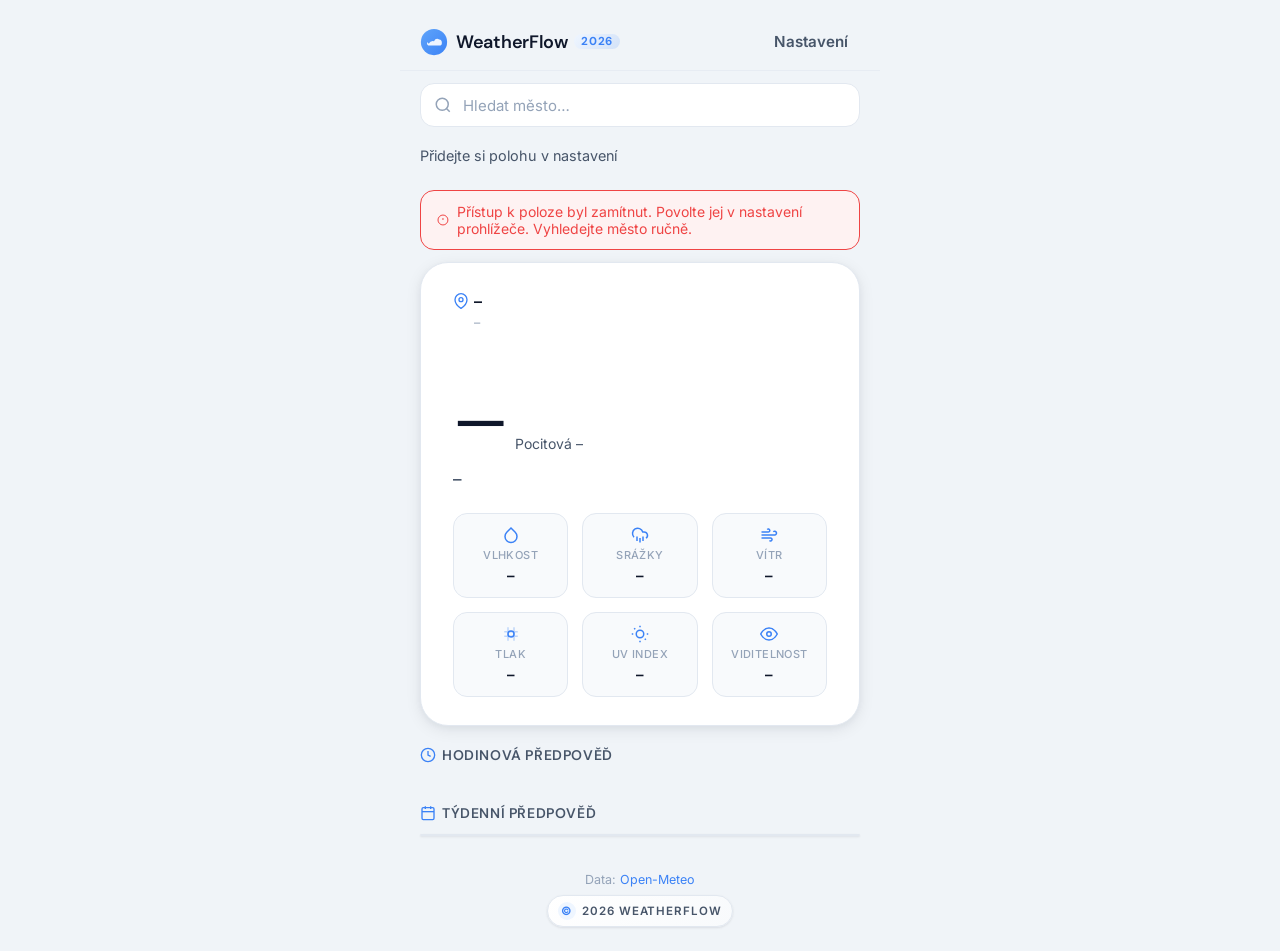
<file: index.html>
<!DOCTYPE html>
<html lang="cs">
<head>
  <meta charset="UTF-8" />
  <meta name="viewport" content="width=device-width, initial-scale=1.0, viewport-fit=cover" />
  <meta name="theme-color" content="#3B82F6" id="meta-theme-color" />
  <meta name="description" content="WeatherFlow 2026 – moderní počasí podle vaší polohy" />

  <!-- PWA Meta -->
  <meta name="apple-mobile-web-app-capable" content="yes" />
  <meta name="apple-mobile-web-app-status-bar-style" content="default" />
  <meta name="apple-mobile-web-app-title" content="WeatherFlow" />
  <link rel="apple-touch-icon" href="icons/icon-192.png" />
  <link rel="manifest" href="manifest.json" />

  <title>WeatherFlow 2026</title>
  <link rel="stylesheet" href="style.css?v=20260611b" />
  <link rel="preconnect" href="https://fonts.googleapis.com" />
  <link rel="preconnect" href="https://fonts.gstatic.com" crossorigin />
  <link href="https://fonts.googleapis.com/css2?family=DM+Sans:wght@300;400;500;600&family=Inter:wght@300;400;500;600;700&display=swap" rel="stylesheet" />
</head>
<body class="theme-auto">
  <!-- ===== SPLASH / LOADING SCREEN ===== -->
  <div id="splash" class="splash" aria-live="polite" aria-busy="true">
    <div class="splash-inner">
      <div class="splash-icon">
        <svg width="64" height="64" viewBox="0 0 64 64" fill="none" aria-hidden="true">
          <circle cx="32" cy="32" r="30" fill="url(#splashGrad)" />
          <path d="M20 36 Q24 28 32 30 Q36 22 44 26 Q50 26 50 34 Q50 40 44 40 H22 Q16 40 16 34 Q16 30 20 36Z" fill="white" opacity="0.9"/>
          <defs>
            <linearGradient id="splashGrad" x1="0" y1="0" x2="64" y2="64" gradientUnits="userSpaceOnUse">
              <stop offset="0%" stop-color="#60A5FA"/>
              <stop offset="100%" stop-color="#3B82F6"/>
            </linearGradient>
          </defs>
        </svg>
      </div>
      <h1 class="splash-title">WeatherFlow <span class="brand-pill brand-pill--splash">2026</span></h1>
      <p class="splash-sub" id="splash-status">Zjišťuji vaši polohu…</p>
      <div class="splash-spinner" aria-hidden="true"></div>
    </div>
  </div>

  <!-- ===== MAIN APP ===== -->
  <div id="app" class="app hidden" role="main">

    <!-- Header -->
    <header class="header">
      <div class="header-left">
        <div class="app-logo" aria-hidden="true">
          <svg width="28" height="28" viewBox="0 0 64 64" fill="none">
            <circle cx="32" cy="32" r="30" fill="url(#logoGrad)"/>
            <path d="M20 36 Q24 28 32 30 Q36 22 44 26 Q50 26 50 34 Q50 40 44 40 H22 Q16 40 16 34 Q16 30 20 36Z" fill="white" opacity="0.9"/>
            <defs>
              <linearGradient id="logoGrad" x1="0" y1="0" x2="64" y2="64" gradientUnits="userSpaceOnUse">
                <stop offset="0%" stop-color="#60A5FA"/>
                <stop offset="100%" stop-color="#3B82F6"/>
              </linearGradient>
            </defs>
          </svg>
        </div>
        <span class="app-name">WeatherFlow <span class="brand-pill">2026</span></span>
      </div>
      <div class="header-right">
        <a class="header-link" href="settings.html" aria-label="Otevřít nastavení">Nastavení</a>
      </div>
    </header>

    <!-- Search bar -->
    <div class="search-container">
      <div class="search-box">
        <svg class="search-icon" width="18" height="18" viewBox="0 0 24 24" fill="none" stroke="currentColor" stroke-width="2" aria-hidden="true">
          <circle cx="11" cy="11" r="8"/><line x1="21" y1="21" x2="16.65" y2="16.65"/>
        </svg>
        <input
          type="search"
          id="city-search"
          class="search-input"
          placeholder="Hledat město…"
          autocomplete="off"
          autocorrect="off"
          spellcheck="false"
          aria-label="Hledat město"
        />
        <button class="search-clear hidden" id="search-clear" aria-label="Vymazat">✕</button>
      </div>
      <ul class="search-results hidden" id="search-results" role="listbox" aria-label="Výsledky vyhledávání"></ul>
    </div>

    <div class="location-strip" aria-label="Přepínání míst">
      <div class="location-strip__list" id="location-cards"></div>
    </div>

    <!-- Error banner -->
    <div class="error-banner hidden" id="error-banner" role="alert">
      <svg width="18" height="18" viewBox="0 0 24 24" fill="none" stroke="currentColor" stroke-width="2" aria-hidden="true">
        <circle cx="12" cy="12" r="10"/><line x1="12" y1="8" x2="12" y2="12"/><line x1="12" y1="16" x2="12.01" y2="16"/>
      </svg>
      <span id="error-text"></span>
    </div>

    <!-- ===== CURRENT WEATHER CARD ===== -->
    <section class="current-card" id="current-card" aria-label="Aktuální počasí">
      <div class="weather-scene" id="weather-scene" aria-hidden="true">
        <div class="weather-scene__sky"></div>
        <div class="weather-scene__sun"></div>
        <div class="weather-scene__cloud cloud-1"></div>
        <div class="weather-scene__cloud cloud-2"></div>
        <div class="weather-scene__cloud cloud-3"></div>
        <div class="weather-scene__rain"></div>
        <div class="weather-scene__snow"></div>
        <div class="weather-scene__fog"></div>
        <div class="weather-scene__thunder"></div>
      </div>
      <div class="current-top">
        <div class="location-block">
          <div class="location-name">
            <svg width="16" height="16" viewBox="0 0 24 24" fill="none" stroke="currentColor" stroke-width="2" aria-hidden="true">
              <path d="M21 10c0 7-9 13-9 13s-9-6-9-13a9 9 0 0 1 18 0z"/><circle cx="12" cy="10" r="3"/>
            </svg>
            <span id="city-name">–</span>
          </div>
          <div class="updated-time" id="updated-time">–</div>
        </div>
        <div class="weather-icon-wrap" id="main-weather-icon" aria-hidden="true">
          <!-- SVG icon injected by JS -->
        </div>
      </div>

      <div class="temp-block">
        <div class="temp-main" id="temp-main">–</div>
        <div class="temp-feels">
          Pocitová <span id="temp-feels">–</span>
        </div>
      </div>

      <div class="weather-desc" id="weather-desc">–</div>

      <!-- Detail grid -->
      <div class="detail-grid">
        <div class="detail-item">
          <svg class="detail-icon" width="18" height="18" viewBox="0 0 24 24" fill="none" stroke="currentColor" stroke-width="2" aria-hidden="true">
            <path d="M12 2.69l5.66 5.66a8 8 0 1 1-11.31 0z"/>
          </svg>
          <span class="detail-label">Vlhkost</span>
          <span class="detail-value" id="d-humidity">–</span>
        </div>
        <div class="detail-item">
          <svg class="detail-icon" width="18" height="18" viewBox="0 0 24 24" fill="none" stroke="currentColor" stroke-width="2" aria-hidden="true">
            <path d="M4 14.899A7 7 0 1 1 15.71 8h1.79a4.5 4.5 0 0 1 2.5 8.242"/>
            <path d="M16 14v6M8 14v6M12 16v6"/>
          </svg>
          <span class="detail-label">Srážky</span>
          <span class="detail-value" id="d-precip">–</span>
        </div>
        <div class="detail-item">
          <svg class="detail-icon" width="18" height="18" viewBox="0 0 24 24" fill="none" stroke="currentColor" stroke-width="2" aria-hidden="true">
            <path d="M17.7 7.7a2.5 2.5 0 1 1 1.8 4.3H2"/><path d="M9.6 4.6A2 2 0 1 1 11 8H2"/>
            <path d="M12.6 19.4A2 2 0 1 0 14 16H2"/>
          </svg>
          <span class="detail-label">Vítr</span>
          <span class="detail-value" id="d-wind">–</span>
        </div>
        <div class="detail-item">
          <svg class="detail-icon" width="18" height="18" viewBox="0 0 24 24" fill="none" stroke="currentColor" stroke-width="2" aria-hidden="true">
            <path d="M3 15h18M3 9h18M8 3v18M16 3v18" opacity="0.3"/>
            <circle cx="12" cy="12" r="4"/>
          </svg>
          <span class="detail-label">Tlak</span>
          <span class="detail-value" id="d-pressure">–</span>
        </div>
        <div class="detail-item">
          <svg class="detail-icon" width="18" height="18" viewBox="0 0 24 24" fill="none" stroke="currentColor" stroke-width="2" aria-hidden="true">
            <circle cx="12" cy="12" r="5"/><line x1="12" y1="1" x2="12" y2="3"/><line x1="12" y1="21" x2="12" y2="23"/>
            <line x1="4.22" y1="4.22" x2="5.64" y2="5.64"/><line x1="18.36" y1="18.36" x2="19.78" y2="19.78"/>
            <line x1="1" y1="12" x2="3" y2="12"/><line x1="21" y1="12" x2="23" y2="12"/>
          </svg>
          <span class="detail-label">UV index</span>
          <span class="detail-value" id="d-uv">–</span>
        </div>
        <div class="detail-item">
          <svg class="detail-icon" width="18" height="18" viewBox="0 0 24 24" fill="none" stroke="currentColor" stroke-width="2" aria-hidden="true">
            <path d="M1 12s4-8 11-8 11 8 11 8-4 8-11 8-11-8-11-8z"/><circle cx="12" cy="12" r="3"/>
          </svg>
          <span class="detail-label">Viditelnost</span>
          <span class="detail-value" id="d-visibility">–</span>
        </div>
      </div>
    </section>

    <!-- ===== HOURLY FORECAST ===== -->
    <section class="forecast-section" aria-label="Hodinová předpověď">
      <h2 class="section-title">
        <svg width="16" height="16" viewBox="0 0 24 24" fill="none" stroke="currentColor" stroke-width="2" aria-hidden="true">
          <circle cx="12" cy="12" r="10"/><polyline points="12 6 12 12 16 14"/>
        </svg>
        Hodinová předpověď
      </h2>
      <div class="hourly-scroll" id="hourly-scroll" role="list">
        <!-- Injected by JS -->
      </div>
    </section>

    <!-- ===== DAILY FORECAST ===== -->
    <section class="forecast-section" aria-label="Týdenní předpověď">
      <h2 class="section-title">
        <svg width="16" height="16" viewBox="0 0 24 24" fill="none" stroke="currentColor" stroke-width="2" aria-hidden="true">
          <rect x="3" y="4" width="18" height="18" rx="2" ry="2"/><line x1="16" y1="2" x2="16" y2="6"/>
          <line x1="8" y1="2" x2="8" y2="6"/><line x1="3" y1="10" x2="21" y2="10"/>
        </svg>
        Týdenní předpověď
      </h2>
      <div class="daily-list" id="daily-list" role="list">
        <!-- Injected by JS -->
      </div>
    </section>

    <!-- Footer -->
    <footer class="footer">
      <div class="footer-meta">
        <span class="footer-source">Data: <a href="https://open-meteo.com" target="_blank" rel="noopener">Open-Meteo</a></span>
        <span class="footer-brand" aria-label="WeatherFlow 2026">
          <span class="footer-brand__icon">©</span>
          <span class="footer-brand__text">2026 WeatherFlow</span>
        </span>
      </div>
    </footer>
  </div><!-- /#app -->

  <script src="script.js?v=20260611b"></script>
</body>
</html>
</file>
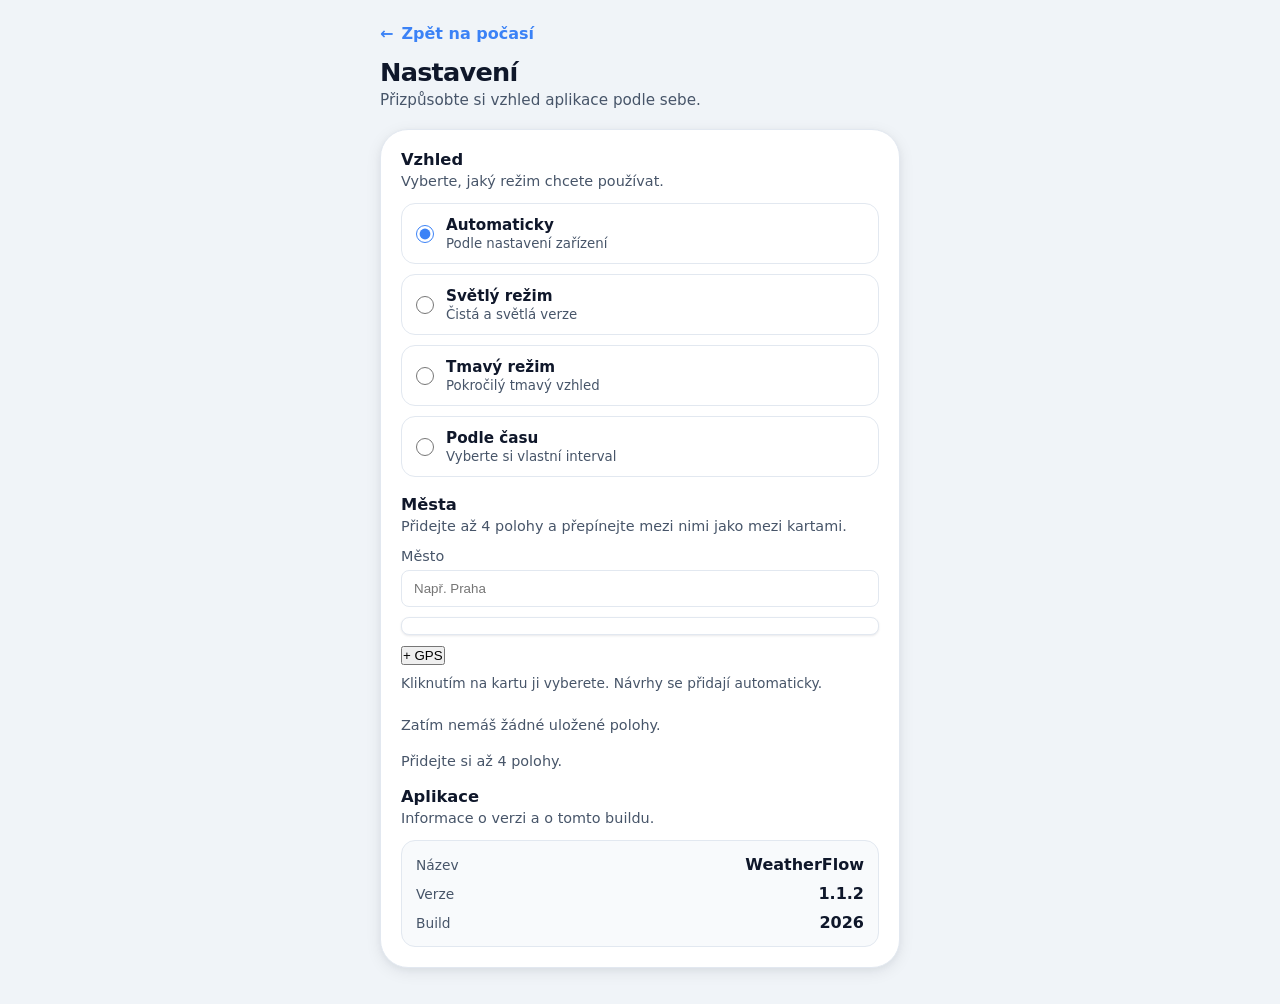
<file: settings.html>
<!DOCTYPE html>
<html lang="cs">
<head>
  <meta charset="UTF-8" />
  <meta name="viewport" content="width=device-width, initial-scale=1.0, viewport-fit=cover" />
  <meta name="theme-color" content="#3B82F6" id="meta-theme-color" />
  <meta name="description" content="Nastavení WeatherFlow 2026" />
  <title>Nastavení | WeatherFlow 2026</title>
  <link rel="stylesheet" href="style.css?v=20260611b" />
</head>
<body class="theme-auto settings-page">
  <div class="settings-shell">
    <header class="settings-header">
      <a class="back-link" href="index.html" aria-label="Zpět na hlavní stránku">
        <span aria-hidden="true">←</span>
        <span>Zpět na počasí</span>
      </a>
      <div class="settings-title-group">
        <h1>Nastavení</h1>
        <p>Přizpůsobte si vzhled aplikace podle sebe.</p>
      </div>
    </header>

    <main class="settings-card" role="main">
      <section class="settings-section" aria-labelledby="theme-heading">
        <div class="settings-section__header">
          <h2 id="theme-heading">Vzhled</h2>
          <p>Vyberte, jaký režim chcete používat.</p>
        </div>

        <label class="settings-option">
          <input type="radio" name="theme" value="auto" />
          <span class="settings-option__content">
            <strong>Automaticky</strong>
            <small>Podle nastavení zařízení</small>
          </span>
        </label>

        <label class="settings-option">
          <input type="radio" name="theme" value="light" />
          <span class="settings-option__content">
            <strong>Světlý režim</strong>
            <small>Čistá a světlá verze</small>
          </span>
        </label>

        <label class="settings-option">
          <input type="radio" name="theme" value="dark" />
          <span class="settings-option__content">
            <strong>Tmavý režim</strong>
            <small>Pokročilý tmavý vzhled</small>
          </span>
        </label>

        <label class="settings-option">
          <input type="radio" name="theme" value="time" />
          <span class="settings-option__content">
            <strong>Podle času</strong>
            <small>Vyberte si vlastní interval</small>
          </span>
        </label>

        <div class="settings-time-row" id="time-settings" hidden>
          <label class="settings-time-field">
            <span>Od</span>
            <select id="time-start">
              <option value="0">00:00</option>
              <option value="1">01:00</option>
              <option value="2">02:00</option>
              <option value="3">03:00</option>
              <option value="4">04:00</option>
              <option value="5">05:00</option>
              <option value="6">06:00</option>
              <option value="7">07:00</option>
              <option value="8">08:00</option>
              <option value="9">09:00</option>
              <option value="10">10:00</option>
              <option value="11">11:00</option>
              <option value="12">12:00</option>
              <option value="13">13:00</option>
              <option value="14">14:00</option>
              <option value="15">15:00</option>
              <option value="16">16:00</option>
              <option value="17">17:00</option>
              <option value="18">18:00</option>
              <option value="19">19:00</option>
              <option value="20">20:00</option>
              <option value="21">21:00</option>
              <option value="22">22:00</option>
              <option value="23">23:00</option>
            </select>
          </label>
          <label class="settings-time-field">
            <span>Do</span>
            <select id="time-end">
              <option value="0">00:00</option>
              <option value="1">01:00</option>
              <option value="2">02:00</option>
              <option value="3">03:00</option>
              <option value="4">04:00</option>
              <option value="5">05:00</option>
              <option value="6">06:00</option>
              <option value="7">07:00</option>
              <option value="8">08:00</option>
              <option value="9">09:00</option>
              <option value="10">10:00</option>
              <option value="11">11:00</option>
              <option value="12">12:00</option>
              <option value="13">13:00</option>
              <option value="14">14:00</option>
              <option value="15">15:00</option>
              <option value="16">16:00</option>
              <option value="17">17:00</option>
              <option value="18">18:00</option>
              <option value="19">19:00</option>
              <option value="20">20:00</option>
              <option value="21">21:00</option>
              <option value="22">22:00</option>
              <option value="23">23:00</option>
            </select>
          </label>
        </div>
      </section>

      <section class="settings-section" aria-labelledby="city-heading">
        <div class="settings-section__header">
          <h2 id="city-heading">Města</h2>
          <p>Přidejte až 4 polohy a přepínejte mezi nimi jako mezi kartami.</p>
        </div>

        <div class="settings-city-block">
          <label class="settings-city-field">
            <span>Město</span>
            <input id="manual-city" type="text" placeholder="Např. Praha" autocomplete="off" />
          </label>
          <ul id="city-suggestions" class="settings-suggestions" hidden></ul>
          <div class="settings-location-actions">
            <button id="add-gps-card" class="settings-city-button settings-city-button--secondary" type="button">+ GPS</button>
          </div>
          <p class="settings-hint">Kliknutím na kartu ji vyberete. Návrhy se přidají automaticky.</p>
        </div>

        <div id="saved-locations" class="settings-location-list" aria-live="polite"></div>
        <p id="city-settings-status" class="settings-status" role="status"></p>
      </section>

      <section class="settings-section settings-section--info" aria-labelledby="app-info-heading">
        <div class="settings-section__header">
          <h2 id="app-info-heading">Aplikace</h2>
          <p>Informace o verzi a o tomto buildu.</p>
        </div>
        <div class="settings-info-card">
          <div><span class="settings-info-label">Název</span><strong>WeatherFlow</strong></div>
          <div><span class="settings-info-label">Verze</span><strong>1.1.2</strong></div>
          <div><span class="settings-info-label">Build</span><strong>2026</strong></div>
        </div>
      </section>
    </main>
  </div>

  <script src="settings.js?v=20260611b"></script>
</body>
</html>
</file>
<file: style.css>
/* ============================================================
   WeatherFlow – style.css
   Design: Inter + DM Sans, clean light/dark, mobile-first
   ============================================================ */

/* ---------- CSS Custom Properties (tokens) ---------- */
:root {
  /* Palette – light mode */
  --bg:           #F0F4F8;
  --surface:      #FFFFFF;
  --surface-2:    #F8FAFC;
  --border:       #E2E8F0;
  --text-primary:  #0F172A;
  --text-secondary:#475569;
  --text-muted:    #94A3B8;
  --accent:        #3B82F6;
  --accent-soft:   #EFF6FF;
  --accent-warm:   #F59E0B;
  --danger:        #EF4444;
  --danger-soft:   #FEF2F2;

  /* Typography */
  --font-display: 'DM Sans', system-ui, sans-serif;
  --font-body:    'Inter', system-ui, sans-serif;

  /* Sizing */
  --radius-sm:  8px;
  --radius-md:  14px;
  --radius-lg:  20px;
  --radius-xl:  28px;

  /* Shadows */
  --shadow-sm:  0 1px 3px rgba(15,23,42,0.06), 0 1px 2px rgba(15,23,42,0.04);
  --shadow-md:  0 4px 16px rgba(15,23,42,0.08), 0 2px 6px rgba(15,23,42,0.04);
  --shadow-lg:  0 10px 32px rgba(15,23,42,0.10), 0 4px 12px rgba(15,23,42,0.06);

  /* Transitions */
  --ease:       cubic-bezier(0.4, 0, 0.2, 1);
  --dur-fast:   150ms;
  --dur-base:   250ms;
  --dur-slow:   400ms;
}

/* ---------- Dark mode tokens ---------- */
[data-theme="dark"] {
  --bg:            #0B1121;
  --surface:       #131C2E;
  --surface-2:     #1A2540;
  --border:        #243047;
  --text-primary:  #F1F5F9;
  --text-secondary:#94A3B8;
  --text-muted:    #475569;
  --accent:        #60A5FA;
  --accent-soft:   #1E3A5F;
  --accent-warm:   #FBBF24;
  --danger:        #F87171;
  --danger-soft:   #2D1515;
  --shadow-sm:  0 1px 3px rgba(0,0,0,0.3);
  --shadow-md:  0 4px 16px rgba(0,0,0,0.35);
  --shadow-lg:  0 10px 32px rgba(0,0,0,0.45);
}

/* ---------- Base reset ---------- */
*, *::before, *::after { box-sizing: border-box; margin: 0; padding: 0; }

html {
  font-size: 16px;
  -webkit-text-size-adjust: 100%;
  scroll-behavior: smooth;
}

body {
  font-family: var(--font-body);
  background: var(--bg);
  color: var(--text-primary);
  min-height: 100dvh;
  overflow-x: hidden;
  position: relative;
  transition: background var(--dur-slow) var(--ease),
              color var(--dur-slow) var(--ease);
  -webkit-font-smoothing: antialiased;
}

.weather-scene {
  position: absolute;
  inset: 0;
  pointer-events: none;
  z-index: 0;
  overflow: hidden;
}

.weather-scene__sky {
  position: absolute;
  inset: 0;
  background: transparent;
}

.weather-scene__sun {
  position: absolute;
  top: 10px;
  right: 12px;
  width: 84px;
  height: 84px;
  border-radius: 50%;
  background: radial-gradient(circle, rgba(255, 242, 166, 0.7) 0%, rgba(251, 191, 36, 0.18) 45%, rgba(251, 191, 36, 0) 72%);
  filter: blur(1px);
  opacity: 0;
  transform: translateY(10px) scale(0.8);
  transition: all 0.8s ease;
}

.weather-scene.active-sun .weather-scene__sun {
  opacity: 1;
  transform: translateY(0) scale(1);
  animation: pulse-sun 3.2s ease-in-out infinite;
}

.weather-scene__cloud {
  position: absolute;
  width: 96px;
  height: 42px;
  background: rgba(255,255,255,0.72);
  border-radius: 999px;
  filter: blur(1px);
  opacity: 0;
  transition: opacity 0.8s ease, transform 0.8s ease;
}

.weather-scene__cloud::before,
.weather-scene__cloud::after {
  content: '';
  position: absolute;
  background: inherit;
  border-radius: 50%;
}

.weather-scene__cloud::before {
  width: 36px;
  height: 36px;
  left: 12px;
  top: -16px;
}

.weather-scene__cloud::after {
  width: 48px;
  height: 48px;
  right: 8px;
  top: -22px;
}

.weather-scene__cloud.cloud-1 {
  top: 18px;
  left: 12px;
  animation: drift-cloud 14s ease-in-out infinite;
}

.weather-scene__cloud.cloud-2 {
  top: 72px;
  right: 28px;
  transform: scale(0.9);
  animation: drift-cloud 18s ease-in-out infinite reverse;
}

.weather-scene__cloud.cloud-3 {
  top: 120px;
  left: 56px;
  transform: scale(0.8);
  animation: drift-cloud 20s ease-in-out infinite;
}

.weather-scene.active-cloudy .weather-scene__cloud,
.weather-scene.active-rain .weather-scene__cloud,
.weather-scene.active-snow .weather-scene__cloud {
  opacity: 0.9;
}

.weather-scene__rain {
  position: absolute;
  inset: 0;
  background: linear-gradient(180deg, rgba(255,255,255,0) 0%, rgba(96,165,250,0.18) 100%);
  background-size: 100% 16px;
  opacity: 0;
  transform: translateY(-8%);
  animation: rain-fall 0.7s linear infinite;
}

.weather-scene.active-rain .weather-scene__rain {
  opacity: 1;
}

.weather-scene__snow {
  position: absolute;
  inset: -10% -5%;
  background-image: radial-gradient(circle, rgba(255,255,255,0.9) 0 2px, transparent 3px);
  background-size: 180px 180px;
  opacity: 0;
  animation: snow-fall 10s linear infinite;
}

.weather-scene.active-snow .weather-scene__snow {
  opacity: 1;
}

.weather-scene__fog {
  position: absolute;
  inset: 0;
  background: radial-gradient(circle at 20% 30%, rgba(255,255,255,0.68) 0%, rgba(255,255,255,0.14) 24%, transparent 58%),
              radial-gradient(circle at 70% 40%, rgba(255,255,255,0.62) 0%, rgba(255,255,255,0.1) 24%, transparent 58%),
              radial-gradient(circle at 50% 72%, rgba(255,255,255,0.5) 0%, transparent 38%);
  filter: blur(18px);
  opacity: 0;
  animation: fog-drift 12s ease-in-out infinite;
}

.weather-scene.active-fog .weather-scene__fog {
  opacity: 1;
}

.weather-scene__thunder {
  position: absolute;
  inset: 0;
  background: linear-gradient(180deg, rgba(255,255,255,0.08), rgba(255,255,255,0));
  opacity: 0;
}

.weather-scene.active-thunder .weather-scene__thunder {
  opacity: 0.9;
  animation: thunder-flash 2.6s steps(1,end) infinite;
}

.app {
  position: relative;
  z-index: 2;
}

.current-card {
  position: relative;
  overflow: hidden;
}

.current-card > * {
  position: relative;
  z-index: 1;
}

/* ---------- Utility ---------- */
.hidden { display: none !important; }

a {
  color: var(--accent);
  text-decoration: none;
}
a:hover { text-decoration: underline; }

/* ============================================================
   SPLASH SCREEN
   ============================================================ */
.splash {
  position: fixed;
  inset: 0;
  z-index: 9999;
  display: flex;
  align-items: center;
  justify-content: center;
  background: linear-gradient(145deg, #1D4ED8 0%, #3B82F6 50%, #60A5FA 100%);
  transition: opacity var(--dur-slow) var(--ease),
              transform var(--dur-slow) var(--ease);
}

.splash.fade-out {
  opacity: 0;
  transform: scale(1.04);
  pointer-events: none;
}

.splash-inner {
  text-align: center;
  color: white;
  display: flex;
  flex-direction: column;
  align-items: center;
  gap: 12px;
  padding: 2rem;
}

.splash-icon {
  animation: splash-float 2s ease-in-out infinite;
}

@keyframes splash-float {
  0%, 100% { transform: translateY(0); }
  50%       { transform: translateY(-8px); }
}

.splash-title {
  font-family: var(--font-display);
  font-size: 2rem;
  font-weight: 600;
  letter-spacing: -0.5px;
  display: flex;
  align-items: center;
  gap: 6px;
  flex-wrap: wrap;
  justify-content: center;
}

.brand-pill {
  display: inline-flex;
  align-items: center;
  justify-content: center;
  padding: 2px 7px;
  border-radius: 999px;
  background: linear-gradient(135deg, var(--accent-soft), rgba(59, 130, 246, 0.16));
  color: var(--accent);
  font-size: 0.72rem;
  font-weight: 700;
  letter-spacing: 0.08em;
  text-transform: uppercase;
  line-height: 1;
}

.brand-pill--splash {
  background: rgba(255,255,255,0.16);
  color: white;
  border: 1px solid rgba(255,255,255,0.24);
}

.brand-mark {
  font-size: 0.95em;
  font-weight: 500;
  opacity: 0.9;
}

.splash-sub {
  font-size: 0.875rem;
  opacity: 0.85;
  font-weight: 400;
}

.splash-spinner {
  width: 28px;
  height: 28px;
  border: 3px solid rgba(255,255,255,0.3);
  border-top-color: white;
  border-radius: 50%;
  animation: spin 0.9s linear infinite;
  margin-top: 8px;
}

@keyframes spin {
  to { transform: rotate(360deg); }
}

@keyframes pulse-sun {
  0%, 100% { transform: scale(1); filter: blur(2px); }
  50% { transform: scale(1.06); filter: blur(1px); }
}

@keyframes drift-cloud {
  0%, 100% { transform: translateX(0) scale(0.8); }
  50% { transform: translateX(24px) scale(0.9); }
}

@keyframes rain-fall {
  0% { transform: translateY(-12%); }
  100% { transform: translateY(10%); }
}

@keyframes snow-fall {
  0% { transform: translate3d(0, -8%, 0); }
  100% { transform: translate3d(8%, 100%, 0); }
}

@keyframes fog-drift {
  0%, 100% { transform: translateX(-4%) scale(1); }
  50% { transform: translateX(4%) scale(1.03); }
}

@keyframes thunder-flash {
  0%, 90%, 100% { opacity: 0; }
  92% { opacity: 0.9; }
  94% { opacity: 0.2; }
  96% { opacity: 0.85; }
}

/* ============================================================
   APP LAYOUT
   ============================================================ */
.app {
  max-width: 480px;
  margin: 0 auto;
  padding: 0 0 env(safe-area-inset-bottom, 16px);
  animation: app-enter var(--dur-slow) var(--ease);
}

@keyframes app-enter {
  from { opacity: 0; transform: translateY(12px); }
  to   { opacity: 1; transform: translateY(0); }
}

/* ============================================================
   HEADER
   ============================================================ */
.header {
  display: flex;
  align-items: center;
  justify-content: space-between;
  padding: 16px 20px 12px;
  position: sticky;
  top: 0;
  z-index: 100;
  background: var(--bg);
  transition: background var(--dur-slow) var(--ease);
}

.header::after {
  content: '';
  position: absolute;
  bottom: 0; left: 0; right: 0;
  height: 1px;
  background: var(--border);
  opacity: 0.6;
}

.header-left {
  display: flex;
  align-items: center;
  gap: 8px;
}

.app-logo {
  flex-shrink: 0;
  display: flex;
}

.app-name {
  font-family: var(--font-display);
  font-size: 1.125rem;
  font-weight: 600;
  color: var(--text-primary);
  letter-spacing: -0.3px;
  display: inline-flex;
  align-items: center;
  gap: 6px;
  flex-wrap: wrap;
}

.header-right {
  display: flex;
  align-items: center;
  gap: 4px;
}

.header-link {
  display: inline-flex;
  align-items: center;
  justify-content: center;
  padding: 8px 12px;
  border-radius: var(--radius-sm);
  color: var(--text-secondary);
  font-size: 0.95rem;
  font-weight: 600;
  text-decoration: none;
  transition: background var(--dur-fast) var(--ease), color var(--dur-fast) var(--ease);
}

.header-link:hover {
  background: var(--surface-2);
  color: var(--text-primary);
  text-decoration: none;
}

.icon-btn {
  width: 38px;
  height: 38px;
  border: none;
  background: transparent;
  color: var(--text-secondary);
  border-radius: var(--radius-sm);
  cursor: pointer;
  display: flex;
  align-items: center;
  justify-content: center;
  transition: background var(--dur-fast) var(--ease),
              color var(--dur-fast) var(--ease),
              transform var(--dur-fast) var(--ease);
}
.icon-btn:hover {
  background: var(--surface-2);
  color: var(--text-primary);
}
.icon-btn:active { transform: scale(0.92); }

.settings-page {
  min-height: 100dvh;
  background: var(--bg);
  color: var(--text-primary);
}

.settings-shell {
  max-width: 560px;
  margin: 0 auto;
  padding: 24px 20px 36px;
}

.settings-header {
  display: flex;
  flex-direction: column;
  gap: 14px;
  margin-bottom: 20px;
}

.back-link {
  display: inline-flex;
  align-items: center;
  gap: 8px;
  color: var(--accent);
  font-weight: 600;
  width: fit-content;
}

.settings-title-group h1 {
  font-family: var(--font-display);
  font-size: 1.6rem;
  font-weight: 700;
  letter-spacing: -0.03em;
}

.settings-title-group p {
  margin-top: 4px;
  color: var(--text-secondary);
  font-size: 0.95rem;
}

.settings-card {
  background: var(--surface);
  border: 1px solid var(--border);
  border-radius: var(--radius-xl);
  box-shadow: var(--shadow-md);
  padding: 20px;
}

.settings-section__header h2 {
  font-size: 1.02rem;
  margin-bottom: 4px;
}

.settings-section__header p {
  color: var(--text-secondary);
  font-size: 0.9rem;
  margin-bottom: 14px;
}

.settings-section + .settings-section {
  margin-top: 18px;
}

.settings-option {
  display: flex;
  align-items: center;
  gap: 12px;
  padding: 12px 14px;
  border: 1px solid var(--border);
  border-radius: var(--radius-md);
  margin-bottom: 10px;
  cursor: pointer;
  transition: border-color var(--dur-fast) var(--ease), background var(--dur-fast) var(--ease);
}

.settings-option:hover {
  border-color: var(--accent);
  background: var(--surface-2);
}

.settings-option input {
  accent-color: var(--accent);
  width: 18px;
  height: 18px;
  flex-shrink: 0;
}

.settings-option__content {
  display: flex;
  flex-direction: column;
  gap: 2px;
}

.settings-option__content strong {
  font-size: 0.95rem;
  color: var(--text-primary);
}

.settings-option__content small {
  color: var(--text-secondary);
}

.settings-time-row {
  display: flex;
  gap: 12px;
  margin: 8px 0 0 30px;
}

.settings-time-field {
  display: flex;
  flex-direction: column;
  gap: 6px;
  min-width: 96px;
  font-size: 0.9rem;
  color: var(--text-secondary);
}

.settings-time-field select {
  padding: 8px 10px;
  border: 1px solid var(--border);
  border-radius: var(--radius-sm);
  background: var(--surface);
  color: var(--text-primary);
}

.settings-city-form {
  display: flex;
  flex-direction: column;
  gap: 10px;
  margin-top: 8px;
}

.settings-city-block {
  display: flex;
  flex-direction: column;
  gap: 10px;
}

.settings-city-field {
  display: flex;
  flex-direction: column;
  gap: 6px;
  color: var(--text-secondary);
  font-size: 0.9rem;
}

.settings-city-field input {
  padding: 10px 12px;
  border: 1px solid var(--border);
  border-radius: var(--radius-sm);
  background: var(--surface);
  color: var(--text-primary);
}

.settings-hint {
  color: var(--text-secondary);
  font-size: 0.86rem;
}

.settings-suggestions {
  list-style: none;
  display: flex;
  flex-direction: column;
  gap: 6px;
  margin: 0;
  padding: 8px;
  border: 1px solid var(--border);
  border-radius: var(--radius-sm);
  background: var(--surface);
  box-shadow: var(--shadow-sm);
}

.settings-location-list {
  display: flex;
  gap: 12px;
  overflow-x: auto;
  padding: 4px 0 2px;
  margin-top: 12px;
  scroll-snap-type: x proximity;
}

.settings-location-card {
  min-width: 170px;
  display: flex;
  align-items: center;
  justify-content: space-between;
  gap: 8px;
  padding: 12px;
  border: 1px solid var(--border);
  border-radius: var(--radius-md);
  background: var(--surface);
  box-shadow: var(--shadow-sm);
  scroll-snap-align: start;
}

.settings-location-card.is-selected {
  border-color: var(--accent);
  box-shadow: 0 0 0 1px var(--accent);
}

.settings-location-card__select {
  flex: 1;
  border: none;
  background: transparent;
  padding: 0;
  text-align: left;
  color: var(--text-primary);
  cursor: pointer;
  display: flex;
  flex-direction: column;
  gap: 2px;
}

.settings-location-card__remove {
  border: none;
  background: var(--surface-2);
  color: var(--text-secondary);
  width: 24px;
  height: 24px;
  border-radius: 50%;
  cursor: pointer;
}

.settings-location-empty {
  color: var(--text-secondary);
  font-size: 0.9rem;
  padding: 10px 0;
}

.settings-suggestion-item {
  display: flex;
  flex-direction: column;
  gap: 2px;
  padding: 8px 10px;
  border-radius: var(--radius-sm);
  cursor: pointer;
  color: var(--text-primary);
}

.settings-suggestion-item:hover {
  background: var(--surface-2);
}

.settings-suggestion-item strong {
  font-size: 0.95rem;
}

.settings-suggestion-item span {
  font-size: 0.8rem;
  color: var(--text-secondary);
}

.settings-suggestion-item--empty {
  cursor: default;
  color: var(--text-secondary);
}

.settings-status {
  margin-top: 8px;
  color: var(--text-secondary);
  font-size: 0.9rem;
}

.settings-info-card {
  display: grid;
  gap: 10px;
  padding: 14px;
  border: 1px solid var(--border);
  border-radius: var(--radius-md);
  background: var(--surface-2);
}

.settings-info-card > div {
  display: flex;
  justify-content: space-between;
  align-items: center;
  gap: 8px;
}

.settings-info-label {
  color: var(--text-secondary);
  font-size: 0.86rem;
}

/* Sun/moon icon toggle */
[data-theme="dark"] .icon-sun  { display: none; }
[data-theme="dark"] .icon-moon { display: block; }
.icon-moon { display: none; }
.icon-sun  { display: block; }

/* ============================================================
   SEARCH
   ============================================================ */
.search-container {
  padding: 12px 20px;
  position: relative;
}

.search-box {
  position: relative;
  display: flex;
  align-items: center;
}

.search-icon {
  position: absolute;
  left: 14px;
  color: var(--text-muted);
  pointer-events: none;
  flex-shrink: 0;
}

.search-input {
  width: 100%;
  height: 44px;
  background: var(--surface);
  border: 1.5px solid var(--border);
  border-radius: var(--radius-md);
  padding: 0 44px 0 42px;
  font-family: var(--font-body);
  font-size: 0.9375rem;
  color: var(--text-primary);
  outline: none;
  transition: border-color var(--dur-fast) var(--ease),
              box-shadow var(--dur-fast) var(--ease);
}
.search-input::placeholder { color: var(--text-muted); }
.search-input:focus {
  border-color: var(--accent);
  box-shadow: 0 0 0 3px rgba(59,130,246,0.15);
}

.search-clear {
  position: absolute;
  right: 12px;
  width: 24px;
  height: 24px;
  border: none;
  background: var(--border);
  color: var(--text-secondary);
  border-radius: 50%;
  font-size: 0.75rem;
  cursor: pointer;
  display: flex;
  align-items: center;
  justify-content: center;
  transition: background var(--dur-fast);
}
.search-clear:hover { background: var(--text-muted); color: white; }

/* Search dropdown */
.search-results {
  position: absolute;
  left: 20px;
  right: 20px;
  top: calc(100% - 4px);
  background: var(--surface);
  border: 1.5px solid var(--border);
  border-radius: var(--radius-md);
  box-shadow: var(--shadow-lg);
  z-index: 200;
  overflow: hidden;
  list-style: none;
  max-height: 260px;
  overflow-y: auto;
  animation: dropdown-enter var(--dur-fast) var(--ease);
}

@keyframes dropdown-enter {
  from { opacity: 0; transform: translateY(-6px); }
  to   { opacity: 1; transform: translateY(0); }
}

.search-results li {
  padding: 13px 16px;
  cursor: pointer;
  font-size: 0.9375rem;
  color: var(--text-primary);
  border-bottom: 1px solid var(--border);
  display: flex;
  flex-direction: column;
  gap: 2px;
  transition: background var(--dur-fast);
}
.search-results li:last-child { border-bottom: none; }
.search-results li:hover, .search-results li:focus {
  background: var(--accent-soft);
  outline: none;
}
.search-results li .result-country {
  font-size: 0.8125rem;
  color: var(--text-muted);
}
.search-results .loading-item, .search-results .no-result {
  color: var(--text-muted);
  font-size: 0.875rem;
  pointer-events: none;
}

.location-strip {
  padding: 0 20px 14px;
}

.location-strip__list {
  display: flex;
  gap: 10px;
  overflow-x: auto;
  padding-bottom: 4px;
  scroll-snap-type: x proximity;
}

.main-location-card {
  flex: 0 0 auto;
  min-width: 132px;
  display: flex;
  flex-direction: column;
  gap: 3px;
  padding: 10px 12px;
  border: 1px solid var(--border);
  border-radius: var(--radius-md);
  background: var(--surface);
  color: var(--text-primary);
  text-align: left;
  box-shadow: var(--shadow-sm);
  cursor: pointer;
  scroll-snap-align: start;
  transition: border-color var(--dur-fast) var(--ease), transform var(--dur-fast) var(--ease), box-shadow var(--dur-fast) var(--ease);
}

.main-location-card:hover {
  transform: translateY(-1px);
  border-color: var(--accent);
}

.main-location-card.is-selected {
  border-color: var(--accent);
  box-shadow: 0 0 0 1px var(--accent);
  background: linear-gradient(135deg, var(--surface) 0%, var(--accent-soft) 100%);
}

.main-location-card strong {
  font-size: 0.95rem;
}

.main-location-card span {
  font-size: 0.8rem;
  color: var(--text-secondary);
}

.main-location-empty {
  color: var(--text-secondary);
  font-size: 0.9rem;
  padding: 8px 0;
}

/* ============================================================
   ERROR BANNER
   ============================================================ */
.error-banner {
  margin: 0 20px 12px;
  padding: 12px 16px;
  background: var(--danger-soft);
  border: 1px solid var(--danger);
  border-radius: var(--radius-md);
  color: var(--danger);
  font-size: 0.875rem;
  display: flex;
  align-items: center;
  gap: 8px;
  animation: banner-enter var(--dur-base) var(--ease);
}

@keyframes banner-enter {
  from { opacity: 0; transform: translateY(-4px); }
  to   { opacity: 1; transform: translateY(0); }
}

/* ============================================================
   CURRENT WEATHER CARD
   ============================================================ */
.current-card {
  margin: 0 20px 20px;
  padding: 24px;
  background: var(--surface);
  border-radius: var(--radius-xl);
  box-shadow: var(--shadow-md);
  border: 1px solid var(--border);
  transition: background var(--dur-slow) var(--ease),
              border-color var(--dur-slow) var(--ease);
  touch-action: pan-y;
  user-select: none;
}

.current-card.is-dragging {
  cursor: grabbing;
}

.current-top {
  display: flex;
  justify-content: space-between;
  align-items: flex-start;
  margin-bottom: 20px;
}

.location-block {
  flex: 1;
  min-width: 0;
}

.location-name {
  display: flex;
  align-items: center;
  gap: 5px;
  font-size: 1rem;
  font-weight: 600;
  color: var(--text-primary);
  white-space: nowrap;
  overflow: hidden;
  text-overflow: ellipsis;
}

.location-name svg {
  flex-shrink: 0;
  color: var(--accent);
}

.updated-time {
  font-size: 0.78125rem;
  color: var(--text-muted);
  margin-top: 4px;
  padding-left: 21px;
}

/* Large weather icon */
.weather-icon-wrap {
  width: 64px;
  height: 64px;
  flex-shrink: 0;
  display: flex;
  align-items: center;
  justify-content: center;
}

.weather-icon-wrap svg, .weather-icon-wrap img {
  width: 64px;
  height: 64px;
}

/* Temperature */
.temp-block {
  display: flex;
  align-items: baseline;
  gap: 10px;
  margin-bottom: 6px;
}

.temp-main {
  font-family: var(--font-display);
  font-size: 4.5rem;
  font-weight: 300;
  line-height: 1;
  letter-spacing: -3px;
  color: var(--text-primary);
}

.temp-feels {
  font-size: 0.875rem;
  color: var(--text-secondary);
  font-weight: 400;
}

.weather-desc {
  font-size: 1.0625rem;
  font-weight: 500;
  color: var(--text-secondary);
  margin-bottom: 24px;
  text-transform: capitalize;
}

/* Detail grid */
.detail-grid {
  display: grid;
  grid-template-columns: repeat(3, 1fr);
  gap: 12px;
}

.detail-item {
  display: flex;
  flex-direction: column;
  align-items: center;
  gap: 4px;
  padding: 12px 8px;
  background: var(--surface-2);
  border-radius: var(--radius-md);
  border: 1px solid var(--border);
  text-align: center;
  transition: background var(--dur-base) var(--ease);
}
.detail-item:hover { background: var(--accent-soft); }

.detail-icon { color: var(--accent); flex-shrink: 0; }
.detail-label { font-size: 0.6875rem; color: var(--text-muted); font-weight: 500; text-transform: uppercase; letter-spacing: 0.4px; }
.detail-value { font-size: 0.9375rem; font-weight: 600; color: var(--text-primary); }

/* ============================================================
   FORECAST SECTIONS
   ============================================================ */
.forecast-section {
  margin: 0 20px 20px;
}

.section-title {
  font-family: var(--font-display);
  font-size: 0.875rem;
  font-weight: 600;
  color: var(--text-secondary);
  text-transform: uppercase;
  letter-spacing: 0.6px;
  margin-bottom: 12px;
  display: flex;
  align-items: center;
  gap: 6px;
}
.section-title svg { color: var(--accent); }

/* Hourly scroll */
.hourly-scroll {
  display: flex;
  gap: 8px;
  overflow-x: auto;
  padding-bottom: 8px;
  scroll-snap-type: x mandatory;
  -webkit-overflow-scrolling: touch;
}

.hourly-scroll::-webkit-scrollbar { height: 4px; }
.hourly-scroll::-webkit-scrollbar-track { background: transparent; }
.hourly-scroll::-webkit-scrollbar-thumb { background: var(--border); border-radius: 2px; }

.hourly-item {
  flex-shrink: 0;
  scroll-snap-align: start;
  width: 72px;
  display: flex;
  flex-direction: column;
  align-items: center;
  gap: 6px;
  padding: 14px 8px;
  background: var(--surface);
  border-radius: var(--radius-lg);
  border: 1.5px solid var(--border);
  text-align: center;
  transition: background var(--dur-fast), border-color var(--dur-fast),
              transform var(--dur-fast) var(--ease);
}
.hourly-item:hover { transform: translateY(-2px); border-color: var(--accent); }

.hourly-item.current-hour {
  background: var(--accent);
  border-color: var(--accent);
  color: white;
}
.hourly-item.current-hour .hourly-time,
.hourly-item.current-hour .hourly-temp { color: white; }
.hourly-item.current-hour .hourly-precip { color: rgba(255,255,255,0.8); }

.hourly-time  { font-size: 0.75rem; font-weight: 600; color: var(--text-muted); }
.hourly-icon  { width: 28px; height: 28px; }
.hourly-temp  { font-size: 0.9375rem; font-weight: 600; color: var(--text-primary); }
.hourly-precip{ font-size: 0.6875rem; color: var(--accent); font-weight: 500; }
.hourly-item.current-hour .hourly-precip { color: rgba(255,255,255,0.85); }

/* Daily list */
.daily-list {
  background: var(--surface);
  border-radius: var(--radius-xl);
  border: 1px solid var(--border);
  overflow: hidden;
  box-shadow: var(--shadow-sm);
}

.daily-item {
  display: grid;
  grid-template-columns: 1fr 40px 1fr;
  align-items: center;
  padding: 14px 20px;
  border-bottom: 1px solid var(--border);
  gap: 12px;
  transition: background var(--dur-fast);
}
.daily-item:last-child { border-bottom: none; }
.daily-item:hover { background: var(--surface-2); }

.daily-day   { font-size: 0.9375rem; font-weight: 500; color: var(--text-primary); }
.daily-icon  { width: 32px; height: 32px; justify-self: center; }
.daily-temps {
  display: flex;
  align-items: center;
  justify-content: flex-end;
  gap: 8px;
}
.daily-high { font-size: 0.9375rem; font-weight: 600; color: var(--text-primary); }
.daily-low  { font-size: 0.875rem; color: var(--text-muted); }

/* ============================================================
   FOOTER
   ============================================================ */
.footer {
  padding: 16px 20px 24px;
  font-size: 0.78125rem;
  color: var(--text-muted);
}

.footer-meta {
  display: flex;
  flex-direction: column;
  align-items: center;
  justify-content: center;
  gap: 8px;
}

.footer-source {
  display: inline-flex;
  align-items: center;
  gap: 4px;
}

.footer-brand {
  display: inline-flex;
  align-items: center;
  gap: 6px;
  padding: 6px 10px;
  border: 1px solid var(--border);
  border-radius: 999px;
  background: linear-gradient(135deg, var(--surface) 0%, var(--surface-2) 100%);
  box-shadow: var(--shadow-sm);
  color: var(--text-secondary);
  font-weight: 600;
  letter-spacing: 0.03em;
}

.footer-brand__icon {
  display: inline-flex;
  align-items: center;
  justify-content: center;
  width: 18px;
  height: 18px;
  border-radius: 50%;
  background: var(--accent-soft);
  color: var(--accent);
  font-size: 0.72rem;
  font-weight: 700;
}

.footer-brand__text {
  font-size: 0.72rem;
  text-transform: uppercase;
  letter-spacing: 0.08em;
}

/* ============================================================
   SKELETON LOADING ANIMATIONS
   ============================================================ */
.skeleton {
  background: linear-gradient(
    90deg,
    var(--border) 25%,
    var(--surface-2) 50%,
    var(--border) 75%
  );
  background-size: 200% 100%;
  animation: shimmer 1.5s infinite;
  border-radius: 6px;
  display: inline-block;
}

@keyframes shimmer {
  0%   { background-position: 200% 0; }
  100% { background-position: -200% 0; }
}

/* ============================================================
   DATA ENTRY ANIMATIONS
   ============================================================ */
.fade-in {
  animation: fade-in var(--dur-base) var(--ease);
}

@keyframes fade-in {
  from { opacity: 0; transform: translateY(6px); }
  to   { opacity: 1; transform: translateY(0); }
}

/* ============================================================
   RESPONSIVE — wider screens
   ============================================================ */
@media (min-width: 540px) {
  .app { padding-top: 8px; }
  .current-card { padding: 28px 32px; }
  .temp-main { font-size: 5.5rem; }
  .detail-grid { gap: 14px; }
}

/* ============================================================
   REDUCED MOTION
   ============================================================ */
@media (prefers-reduced-motion: reduce) {
  *, *::before, *::after {
    animation-duration: 0.01ms !important;
    transition-duration: 0.01ms !important;
  }
}
</file>
